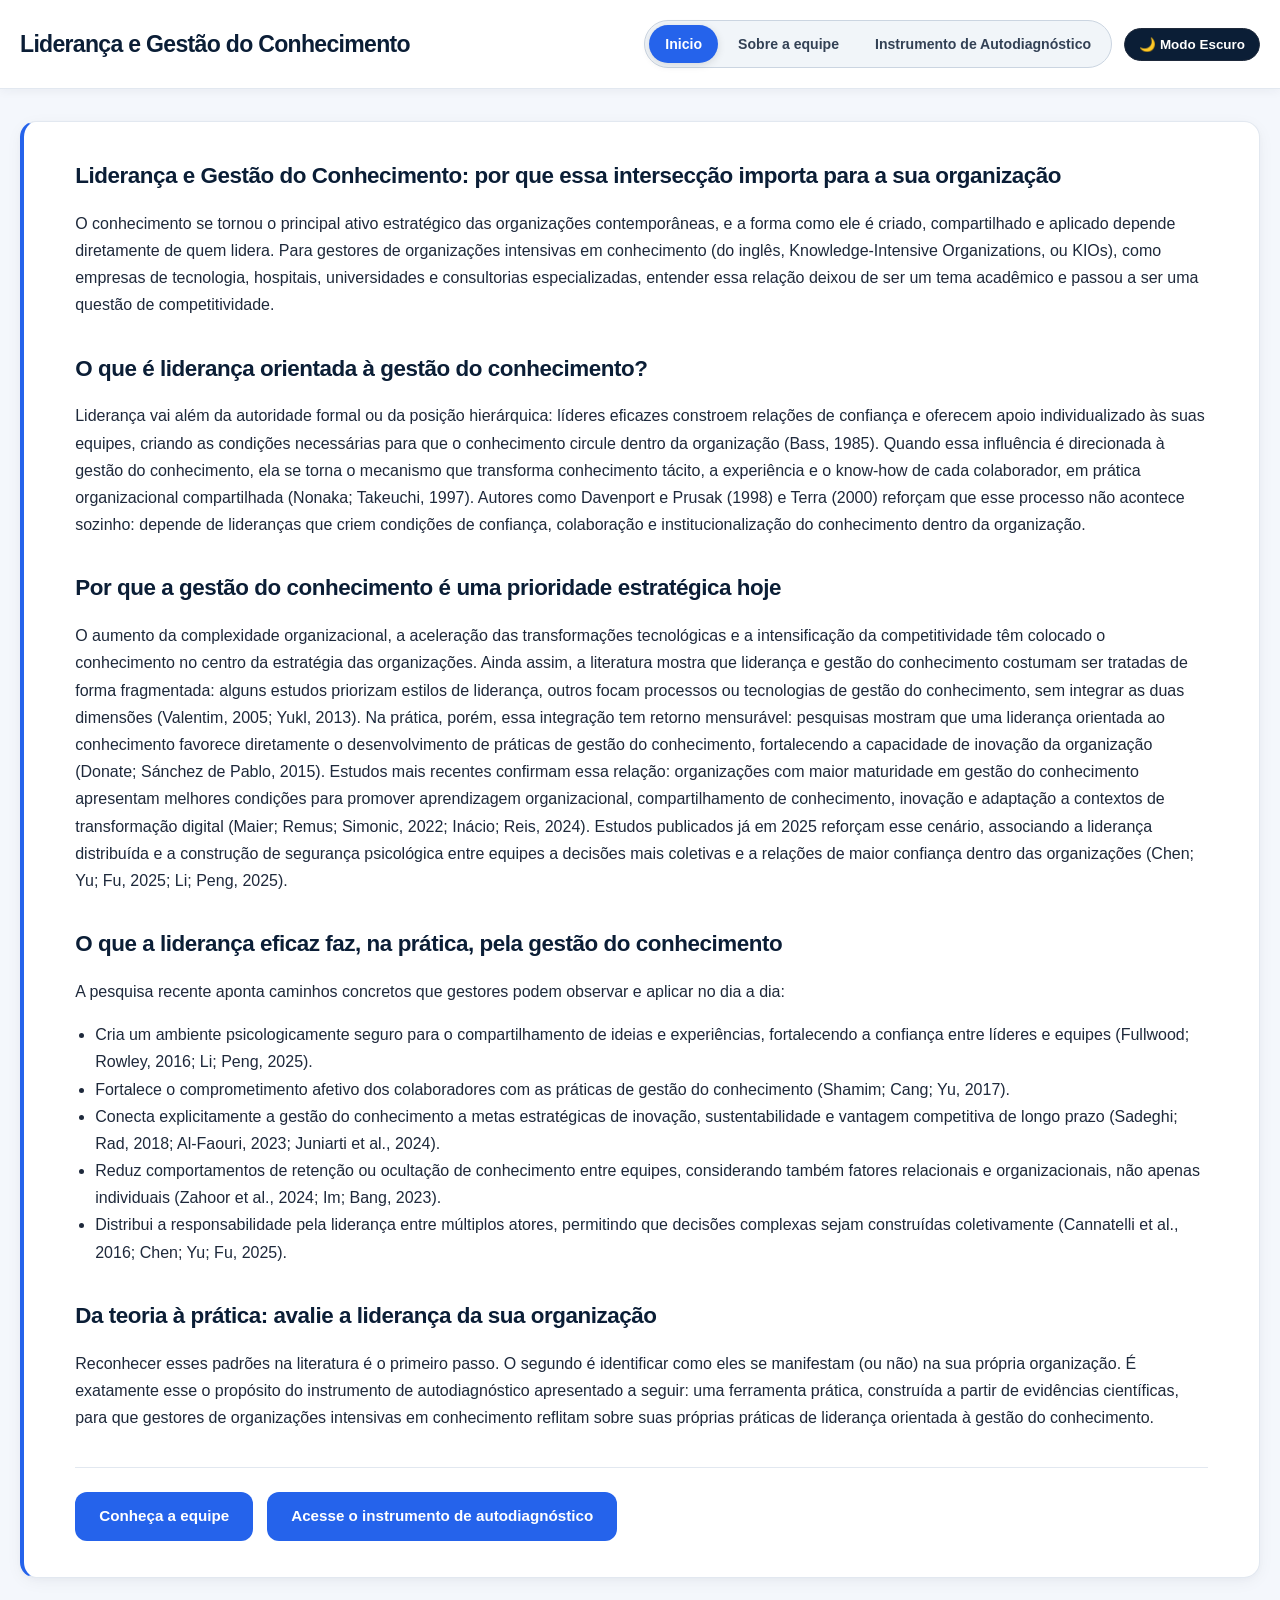
<file: templates/project.html>
<!DOCTYPE html>
<html lang="pt-BR">
  <head>
    <meta charset="UTF-8" />
    <meta name="viewport" content="width=device-width, initial-scale=1.0" />
    <title> Inicio | Liderança e Gestão do Conhecimento</title>
    <link rel="icon" type="image/png" href="/images/logoIcon.png" />
    <link rel="preconnect" href="https://fonts.googleapis.com">
    <link rel="preconnect" href="https://fonts.gstatic.com" crossorigin>
    <link rel="stylesheet" href="/static/style.css?v=3" />
    <script>
      (function() {
        var savedTheme = localStorage.getItem('theme');
        if (savedTheme) {
          document.documentElement.setAttribute('data-theme', savedTheme);
        } else if (window.matchMedia && window.matchMedia('(prefers-color-scheme: dark)').matches) {
          document.documentElement.setAttribute('data-theme', 'dark');
        }
      })();
    </script>
  </head>
  <body class="context-page">
    <header class="topbar">
      <div class="container topbar-row">
        <div>
          <h1>Liderança e Gestão do Conhecimento</h1>
        </div>
        <div class="topbar-actions">
          <nav class="page-nav">
            <a href="/inicio" aria-current="page">Inicio</a>
            <a href="/equipe">Sobre a equipe</a>
            <a href="/instrumento-de-autodiagnostico">Instrumento de Autodiagnóstico</a>
          </nav>
          <button id="themeToggle" class="theme-toggle" type="button" aria-label="Alternar tema">🌙 Modo Escuro</button>
        </div>
      </div>
    </header>
    <main class="container content-main">
      <article class="content-article project-content">
        <h2>Liderança e Gestão do Conhecimento: por que essa intersecção importa para a sua organização</h2>
        <p>O conhecimento se tornou o principal ativo estratégico das organizações contemporâneas, e a forma como ele é criado, compartilhado e aplicado depende diretamente de quem lidera. Para gestores de organizações intensivas em conhecimento (do inglês, Knowledge-Intensive Organizations, ou KIOs), como empresas de tecnologia, hospitais, universidades e consultorias especializadas, entender essa relação deixou de ser um tema acadêmico e passou a ser uma questão de competitividade.</p>
        <h2>O que é liderança orientada à gestão do conhecimento?</h2>
        <p>Liderança vai além da autoridade formal ou da posição hierárquica: líderes eficazes constroem relações de confiança e oferecem apoio individualizado às suas equipes, criando as condições necessárias para que o conhecimento circule dentro da organização (Bass, 1985). Quando essa influência é direcionada à gestão do conhecimento, ela se torna o mecanismo que transforma conhecimento tácito, a experiência e o know-how de cada colaborador, em prática organizacional compartilhada (Nonaka; Takeuchi, 1997). Autores como Davenport e Prusak (1998) e Terra (2000) reforçam que esse processo não acontece sozinho: depende de lideranças que criem condições de confiança, colaboração e institucionalização do conhecimento dentro da organização.</p>
        <h2>Por que a gestão do conhecimento é uma prioridade estratégica hoje</h2>
        <p>O aumento da complexidade organizacional, a aceleração das transformações tecnológicas e a intensificação da competitividade têm colocado o conhecimento no centro da estratégia das organizações. Ainda assim, a literatura mostra que liderança e gestão do conhecimento costumam ser tratadas de forma fragmentada: alguns estudos priorizam estilos de liderança, outros focam processos ou tecnologias de gestão do conhecimento, sem integrar as duas dimensões (Valentim, 2005; Yukl, 2013). Na prática, porém, essa integração tem retorno mensurável: pesquisas mostram que uma liderança orientada ao conhecimento favorece diretamente o desenvolvimento de práticas de gestão do conhecimento, fortalecendo a capacidade de inovação da organização (Donate; Sánchez de Pablo, 2015). Estudos mais recentes confirmam essa relação: organizações com maior maturidade em gestão do conhecimento apresentam melhores condições para promover aprendizagem organizacional, compartilhamento de conhecimento, inovação e adaptação a contextos de transformação digital (Maier; Remus; Simonic, 2022; Inácio; Reis, 2024). Estudos publicados já em 2025 reforçam esse cenário, associando a liderança distribuída e a construção de segurança psicológica entre equipes a decisões mais coletivas e a relações de maior confiança dentro das organizações (Chen; Yu; Fu, 2025; Li; Peng, 2025).</p>
        <h2>O que a liderança eficaz faz, na prática, pela gestão do conhecimento</h2>
        <p>A pesquisa recente aponta caminhos concretos que gestores podem observar e aplicar no dia a dia:</p>
        <ul>
          <li>Cria um ambiente psicologicamente seguro para o compartilhamento de ideias e experiências, fortalecendo a confiança entre líderes e equipes (Fullwood; Rowley, 2016; Li; Peng, 2025).</li>
          <li>Fortalece o comprometimento afetivo dos colaboradores com as práticas de gestão do conhecimento (Shamim; Cang; Yu, 2017).</li>
          <li>Conecta explicitamente a gestão do conhecimento a metas estratégicas de inovação, sustentabilidade e vantagem competitiva de longo prazo (Sadeghi; Rad, 2018; Al-Faouri, 2023; Juniarti et al., 2024).</li>
          <li>Reduz comportamentos de retenção ou ocultação de conhecimento entre equipes, considerando também fatores relacionais e organizacionais, não apenas individuais (Zahoor et al., 2024; Im; Bang, 2023).</li>
          <li>Distribui a responsabilidade pela liderança entre múltiplos atores, permitindo que decisões complexas sejam construídas coletivamente (Cannatelli et al., 2016; Chen; Yu; Fu, 2025).</li>
        </ul>
        <h2>Da teoria à prática: avalie a liderança da sua organização</h2>
        <p>Reconhecer esses padrões na literatura é o primeiro passo. O segundo é identificar como eles se manifestam (ou não) na sua própria organização. É exatamente esse o propósito do instrumento de autodiagnóstico apresentado a seguir: uma ferramenta prática, construída a partir de evidências científicas, para que gestores de organizações intensivas em conhecimento reflitam sobre suas próprias práticas de liderança orientada à gestão do conhecimento.</p>
        <div class="page-actions">
          <a class="btn-submit" href="/equipe">Conheça a equipe</a>
          <a class="btn-submit" href="/instrumento-de-autodiagnostico">Acesse o instrumento de autodiagnóstico</a>
        </div>
      </article>
    </main>
    <script src="/static/js/team.js"></script>
  </body>
</html>
</file>
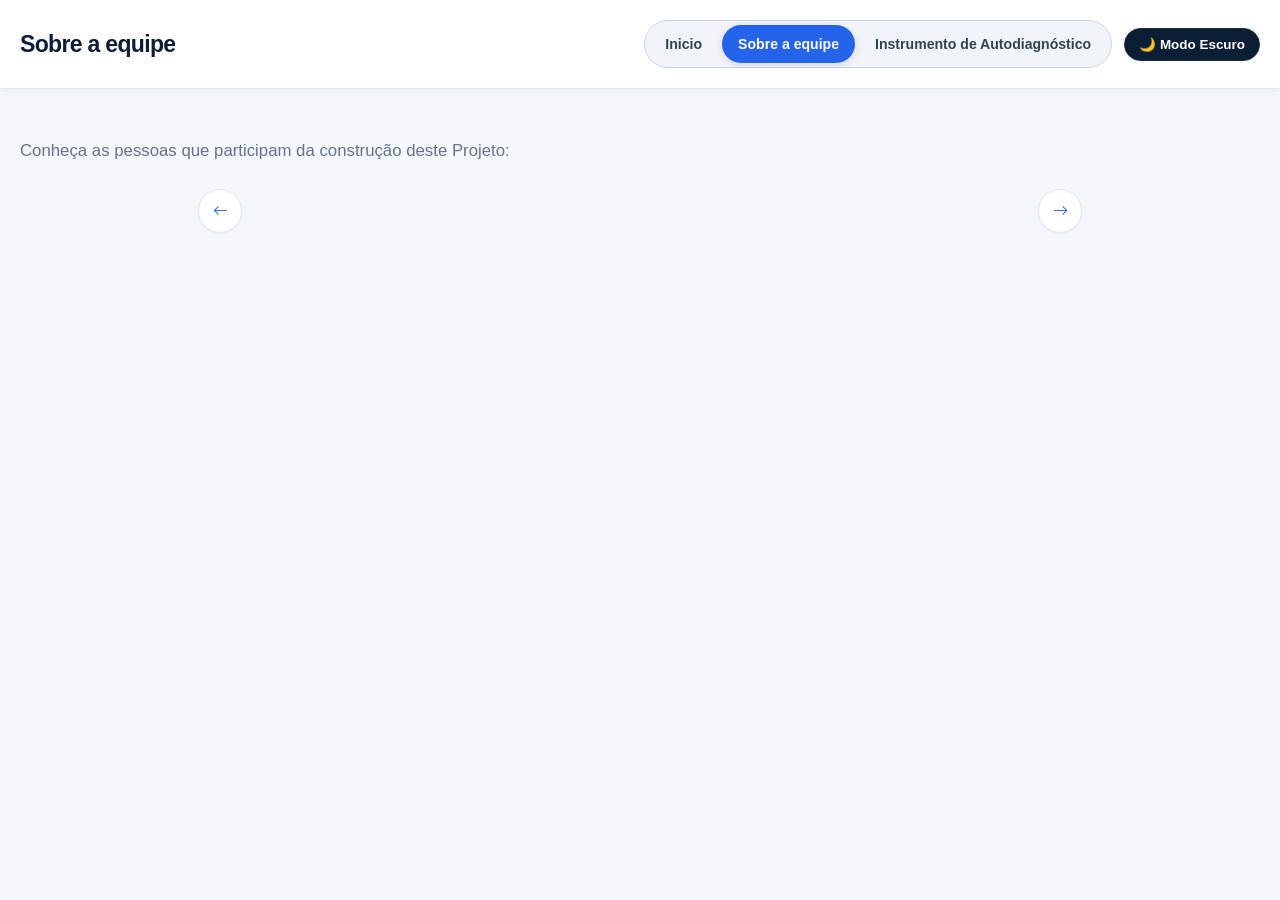
<file: templates/team.html>
<!DOCTYPE html>
<html lang="pt-BR">

<head>
  <meta charset="UTF-8" />
  <meta name="viewport" content="width=device-width, initial-scale=1.0" />
  <title> Equipe | Liderança e Gestão do Conhecimento</title>
  <link rel="icon" type="image/png" href="/images/logoIcon.png" />
  <link rel="preconnect" href="https://fonts.googleapis.com">
  <link rel="preconnect" href="https://fonts.gstatic.com" crossorigin>
  <link rel="stylesheet" href="/static/style.css?v=3" />
  <link rel="stylesheet" href="https://cdn.jsdelivr.net/npm/bootstrap-icons@1.11.3/font/bootstrap-icons.min.css" />
  <script>
    (function () {
      var savedTheme = localStorage.getItem('theme');
      if (savedTheme) {
        document.documentElement.setAttribute('data-theme', savedTheme);
      } else if (window.matchMedia && window.matchMedia('(prefers-color-scheme: dark)').matches) {
        document.documentElement.setAttribute('data-theme', 'dark');
      }
    })();
  </script>
</head>

<body>
  <header class="topbar">
    <div class="container topbar-row">
      <div>
        <h1>Sobre a equipe</h1>
      </div>
      <div class="topbar-actions">
        <nav class="page-nav">
          <a href="/inicio">Inicio</a>
          <a href="/equipe" aria-current="page">Sobre a equipe</a>
          <a href="/instrumento-de-autodiagnostico">Instrumento de Autodiagnóstico</a>
        </nav>
        <button id="themeToggle" class="theme-toggle" type="button" aria-label="Alternar tema">🌙 Modo Escuro</button>
      </div>
    </div>
  </header>
  <main class="container content-main team-page">
    <p class="section-lead">Conheça as pessoas que participam da construção deste Projeto:</p>
    <section class="team-carousel" aria-label="Pessoas que participaram do projeto">
      <button class="carousel-control carousel-control-prev" type="button" aria-label="Pessoa anterior">
        <i class="bi bi-arrow-left" aria-hidden="true"></i>
      </button>
      <div class="team-carousel-viewport">
        <div class="team-grid" id="teamGrid">
          <!-- Renderizado dinamicamente via JavaScript -->
        </div>
      </div>
      <button class="carousel-control carousel-control-next" type="button" aria-label="Próxima pessoa">
        <i class="bi bi-arrow-right" aria-hidden="true"></i>
      </button>
    </section>

  </main>
  <script src="/static/js/team.js?v=2"></script>
</body>

</html>
</file>
<file: static/style.css>
/* ==========================================================================
   Design System: Autodiagnóstico de Liderança em Gestão do Conhecimento
   Tema: Azul Elegante (Modo Claro & Modo Escuro)
   Tipografia: Plus Jakarta Sans & Inter
   ========================================================================== */

/* --------------------------------------------------------------------------
   Tokens & Variáveis de Cores (Modo Claro Padrão)
   -------------------------------------------------------------------------- */
:root {
  --bg: #f4f7fc;
  --panel: #ffffff;
  --topbar-bg: #ffffff;
  --topbar-text: #0b1e36;
  --topbar-border: #e2e8f0;
  
  --nav-bg: #f1f5f9;
  --nav-border: #cbd5e1;
  --nav-text: #334155;
  --nav-hover: #e2e8f0;
  --nav-active-bg: #2563eb;
  --nav-active-text: #ffffff;
  
  --toggle-bg: #0b1e36;
  --toggle-border: #1e293b;
  --toggle-text: #ffffff;
  --toggle-hover: #1e3a8a;
  
  --primary: #0b1e36;
  --primary-accent: #2563eb;
  --primary-hover: #1d4ed8;
  --primary-soft: #eff6ff;
  
  --accent: #2563eb;
  --accent-hover: #1d4ed8;
  --accent-soft: #ebf2ff;
  
  --text: #1e293b;
  --muted: #64748b;
  --line: #e2e8f0;
  
  --input-bg: #ffffff;
  --input-hover: #eff6ff;
  --input-checked-bg: #2563eb;
  --input-checked-text: #ffffff;
  
  --notice-bg: #eff6ff;
  --notice-border: #2563eb;

  --font-heading: 'Plus Jakarta Sans', -apple-system, BlinkMacSystemFont, 'Segoe UI', Roboto, sans-serif;
  --font-body: 'Inter', -apple-system, BlinkMacSystemFont, 'Segoe UI', Roboto, sans-serif;

  --radius-lg: 16px;
  --radius-md: 12px;
  --radius-sm: 8px;
  --radius-pill: 9999px;

  --shadow-sm: 0 1px 3px 0 rgba(11, 30, 54, 0.05);
  --shadow-card: 0 4px 18px -2px rgba(11, 30, 54, 0.06), 0 2px 6px -1px rgba(11, 30, 54, 0.03);
  --shadow-hover: 0 12px 24px -4px rgba(11, 30, 54, 0.12);
  --shadow-topbar: 0 2px 10px 0 rgba(11, 30, 54, 0.05);
  --shadow-sticky: 0 8px 20px -4px rgba(11, 30, 54, 0.08);
}

/* --------------------------------------------------------------------------
   Tokens & Variáveis de Cores (Modo Escuro)
   -------------------------------------------------------------------------- */
[data-theme="dark"] {
  --bg: #091322;
  --panel: #112238;
  --topbar-bg: #060e1a;
  --topbar-text: #f1f5f9;
  --topbar-border: rgba(255, 255, 255, 0.08);
  
  --nav-bg: rgba(255, 255, 255, 0.06);
  --nav-border: rgba(255, 255, 255, 0.15);
  --nav-text: rgba(255, 255, 255, 0.85);
  --nav-hover: rgba(255, 255, 255, 0.14);
  --nav-active-bg: #ffffff;
  --nav-active-text: #0b1e36;
  
  --toggle-bg: rgba(255, 255, 255, 0.12);
  --toggle-border: rgba(255, 255, 255, 0.2);
  --toggle-text: #ffffff;
  --toggle-hover: rgba(255, 255, 255, 0.22);
  
  --primary: #f1f5f9;
  --primary-accent: #3b82f6;
  --primary-hover: #60a5fa;
  --primary-soft: #172c47;
  
  --accent: #3b82f6;
  --accent-hover: #60a5fa;
  --accent-soft: #142843;
  
  --text: #cbd5e1;
  --muted: #94a3b8;
  --line: rgba(255, 255, 255, 0.1);
  
  --input-bg: #172c47;
  --input-hover: #1e3a5f;
  --input-checked-bg: #2563eb;
  --input-checked-text: #ffffff;
  
  --notice-bg: #132a48;
  --notice-border: #3b82f6;

  --shadow-sm: 0 2px 6px 0 rgba(0, 0, 0, 0.2);
  --shadow-card: 0 10px 30px -5px rgba(0, 0, 0, 0.35);
  --shadow-hover: 0 16px 32px -4px rgba(0, 0, 0, 0.5);
  --shadow-topbar: 0 4px 20px 0 rgba(0, 0, 0, 0.4);
  --shadow-sticky: 0 8px 24px 0 rgba(0, 0, 0, 0.35);
}

* {
  box-sizing: border-box;
}

body {
  margin: 0;
  font-family: var(--font-body);
  background: var(--bg);
  color: var(--text);
  line-height: 1.6;
  overflow-x: hidden;
  -webkit-font-smoothing: antialiased;
  -moz-osx-font-smoothing: grayscale;
  transition: background-color 0.25s ease, color 0.25s ease;
}

h1, h2, h3, h4, h5, h6 {
  font-family: var(--font-heading);
  color: var(--primary);
  font-weight: 700;
  letter-spacing: -0.02em;
}

.container {
  width: min(1240px, calc(100% - 40px));
  max-width: 100%;
  margin: 0 auto;
}

/* --------------------------------------------------------------------------
   Topbar, Navegação & Toggle de Tema
   -------------------------------------------------------------------------- */
.topbar {
  background: var(--topbar-bg);
  color: var(--topbar-text);
  padding: 20px 0;
  box-shadow: var(--shadow-topbar);
  border-bottom: 1px solid var(--topbar-border);
  transition: background-color 0.25s ease, border-color 0.25s ease, color 0.25s ease;
}

.topbar-row {
  display: flex;
  justify-content: space-between;
  align-items: center;
  gap: 20px;
}

.topbar h1 {
  margin: 0;
  color: var(--topbar-text);
  font-size: clamp(1.25rem, 1.8vw, 1.85rem);
  font-weight: 800;
  letter-spacing: -0.03em;
  transition: color 0.25s ease;
  white-space: nowrap;
  overflow: hidden;
  text-overflow: ellipsis;
  flex: 1 1 auto;
  min-width: 0;
}

.topbar-actions {
  display: flex;
  align-items: center;
  gap: 12px;
  flex-shrink: 0;
}

.page-nav {
  display: flex;
  flex-shrink: 0;
  gap: 4px;
  padding: 4px;
  border: 1px solid var(--nav-border);
  border-radius: var(--radius-pill);
  background: var(--nav-bg);
  transition: background-color 0.25s ease, border-color 0.25s ease;
}

.page-nav a {
  display: inline-flex;
  align-items: center;
  justify-content: center;
  min-height: 38px;
  padding: 0 16px;
  border-radius: var(--radius-pill);
  color: var(--nav-text);
  font-family: var(--font-heading);
  font-size: 0.88rem;
  font-weight: 600;
  text-decoration: none;
  transition: background 0.15s ease, color 0.15s ease;
  white-space: nowrap;
}

.page-nav a:hover {
  background: var(--nav-hover);
}

.page-nav a[aria-current="page"] {
  background: var(--nav-active-bg);
  color: var(--nav-active-text);
  box-shadow: 0 2px 8px rgba(0, 0, 0, 0.12);
}

/* Botão Alternador de Tema */
.theme-toggle {
  display: inline-flex;
  align-items: center;
  justify-content: center;
  min-width: 135px;
  gap: 8px;
  background: var(--toggle-bg);
  border: 1px solid var(--toggle-border);
  color: var(--toggle-text);
  font-family: var(--font-heading);
  font-size: 0.84rem;
  font-weight: 600;
  padding: 8px 14px;
  border-radius: var(--radius-pill);
  cursor: pointer;
  transition: background 0.15s ease, transform 0.15s ease, border-color 0.15s ease;
  user-select: none;
  white-space: nowrap;
  flex-shrink: 0;
}

.theme-toggle:hover {
  background: var(--toggle-hover);
  transform: translateY(-1px);
}

/* --------------------------------------------------------------------------
   Layout & Cards de Conteúdo
   -------------------------------------------------------------------------- */
main {
  padding: 32px 0 64px;
}

.card {
  background: var(--panel);
  border: 1px solid var(--line);
  border-radius: var(--radius-lg);
  box-shadow: var(--shadow-card);
  padding: 28px;
  margin-bottom: 24px;
  transition: background-color 0.25s ease, border-color 0.25s ease, box-shadow 0.2s ease, transform 0.2s ease;
}

.card:hover {
  box-shadow: var(--shadow-hover);
}

.intro p {
  margin: 0 0 14px;
  line-height: 1.7;
  color: var(--text);
  font-size: 1rem;
}

.eyebrow {
  margin: 0 0 6px;
  color: var(--accent);
  font-family: var(--font-heading);
  font-size: 0.78rem;
  font-weight: 800;
  letter-spacing: 0.08em;
  text-transform: uppercase;
}

/* --------------------------------------------------------------------------
   Instrumento de Autodiagnóstico e Escala Likert
   -------------------------------------------------------------------------- */
.survey-progress {
  position: sticky;
  top: 16px;
  z-index: 10;
  margin: 0 0 28px;
  padding: 16px 20px;
  border: 1px solid var(--line);
  border-radius: var(--radius-md);
  background: var(--panel);
  box-shadow: var(--shadow-sticky);
  backdrop-filter: blur(12px);
  transition: background-color 0.25s ease, border-color 0.25s ease;
}

.progress-copy {
  display: flex;
  justify-content: space-between;
  gap: 16px;
  margin-bottom: 10px;
  font-family: var(--font-heading);
  font-size: 0.9rem;
  font-weight: 700;
  color: var(--primary);
}

.progress-copy span {
  color: var(--muted);
  font-weight: 600;
}

.progress-track {
  height: 8px;
  overflow: hidden;
  border-radius: var(--radius-pill);
  background: var(--line);
}

.progress-track span {
  display: block;
  width: 0;
  height: 100%;
  border-radius: inherit;
  background: var(--accent);
  transition: width 0.3s ease;
}

.dimension-block {
  padding: 28px;
  border-top: 3px solid var(--accent);
}

.dimension-header {
  display: flex;
  justify-content: space-between;
  align-items: center;
  gap: 16px;
  margin-bottom: 20px;
  border-bottom: 1px solid var(--line);
  padding-bottom: 14px;
}

.dimension-header h2 {
  margin: 0;
  font-size: 1.25rem;
  color: var(--primary);
}

.scale-legend {
  display: flex;
  flex-wrap: wrap;
  align-items: center;
  gap: 10px 14px;
  background: var(--primary-soft);
  border: 1px solid var(--line);
  border-radius: var(--radius-md);
  padding: 12px 18px;
  margin-bottom: 24px;
  color: var(--text);
  font-size: 0.9rem;
}

.scale-legend strong {
  color: var(--accent);
  font-family: var(--font-heading);
}

.scale-legend span {
  white-space: nowrap;
}

.score-badge {
  background: var(--accent-soft);
  color: var(--accent);
  border: 1px solid var(--line);
  border-radius: var(--radius-pill);
  padding: 4px 12px;
  font-family: var(--font-heading);
  font-weight: 700;
  font-size: 0.8rem;
}

.question-item {
  min-width: 0;
  margin: 0;
  border: 0;
  border-bottom: 1px solid var(--line);
  display: grid;
  grid-template-columns: minmax(0, 1.6fr) minmax(260px, 0.9fr);
  gap: 20px;
  align-items: center;
  padding: 18px 0;
}

.question-item:last-child {
  border-bottom: 0;
}

.question-item legend {
  display: block;
  width: 100%;
  line-height: 1.6;
  font-size: 0.96rem;
  color: var(--text);
}

.options {
  display: grid;
  grid-template-columns: repeat(5, minmax(0, 1fr));
  gap: 8px;
}

.options label {
  position: relative;
  display: flex;
  width: 100%;
  min-height: 64px;
  padding: 8px 4px;
  line-height: 1.3;
  flex-direction: column;
  align-items: center;
  justify-content: center;
  gap: 6px;
  border: 1px solid var(--line);
  border-radius: var(--radius-md);
  background: var(--input-bg);
  color: var(--text);
  cursor: pointer;
  transition: border-color 0.15s ease, background 0.15s ease, transform 0.15s ease;
}

.options label span {
  display: grid;
  place-items: center;
  width: 24px;
  height: 24px;
  border: 1px solid var(--line);
  border-radius: 50%;
  background: var(--bg);
  color: var(--primary);
  font-family: var(--font-heading);
  font-size: 0.82rem;
  font-weight: 700;
}

.options label small {
  font-size: 0.72rem;
  color: var(--muted);
  text-align: center;
  font-weight: 500;
}

.options input {
  position: absolute;
  width: 1px;
  height: 1px;
  opacity: 0;
}

.options label:hover {
  border-color: var(--accent);
  background: var(--input-hover);
  transform: translateY(-1px);
}

.options label:has(input:checked) {
  border-color: var(--input-checked-bg);
  background: var(--input-checked-bg);
  color: var(--input-checked-text);
}

.options label:has(input:checked) span {
  border-color: #ffffff;
  background: #ffffff;
  color: var(--input-checked-bg);
}

.options label:has(input:checked) small {
  color: rgba(255, 255, 255, 0.9);
}

.options label:focus-within,
button:focus-visible,
a:focus-visible {
  outline: 2px solid var(--accent);
  outline-offset: 2px;
}

/* --------------------------------------------------------------------------
   Botões & Ações
   -------------------------------------------------------------------------- */
.actions {
  display: flex;
  justify-content: center;
  margin-top: 24px;
}

button, .btn-submit {
  display: inline-flex;
  align-items: center;
  justify-content: center;
  border: none;
  background: var(--accent);
  color: #ffffff;
  font-family: var(--font-heading);
  font-size: 0.95rem;
  font-weight: 700;
  border-radius: var(--radius-md);
  padding: 12px 24px;
  cursor: pointer;
  transition: background 0.15s ease, transform 0.15s ease;
  text-decoration: none;
}

button:hover, .btn-submit:hover {
  background: var(--accent-hover);
  transform: translateY(-1px);
}

button:active, .btn-submit:active {
  transform: translateY(0);
}

button:disabled {
  cursor: not-allowed;
  opacity: 0.5;
  transform: none;
}

.btn-secondary {
  background: transparent;
  border: 1px solid var(--line);
  color: var(--primary);
}

.btn-secondary:hover {
  background: var(--primary-soft);
  border-color: var(--line);
}

.btn-pdf {
  background: #0f766e;
}

.btn-pdf:hover {
  background: #0d9488;
}

.btn-history {
  background: #475569;
}

.btn-history:hover {
  background: #334155;
}

.result-actions {
  display: flex;
  gap: 12px;
  align-items: center;
  margin-top: 20px;
}

.page-actions {
  display: flex;
  flex-wrap: wrap;
  gap: 14px;
  align-items: center;
  margin-top: 36px;
  padding-top: 24px;
  border-top: 1px solid var(--line);
}

/* --------------------------------------------------------------------------
   Resultados e Gráfico Radar
   -------------------------------------------------------------------------- */
.results-header {
  display: flex;
  justify-content: space-between;
  align-items: center;
  gap: 16px;
  margin-bottom: 20px;
}

.results-layout {
  display: grid;
  grid-template-columns: minmax(0, 1.1fr) minmax(300px, 0.9fr);
  align-items: center;
  gap: 24px;
}

.results-grid {
  display: grid;
  grid-template-columns: repeat(auto-fit, minmax(190px, 1fr));
  gap: 14px;
}

.result-item {
  display: flex;
  flex-direction: column;
  gap: 4px;
  background: var(--bg);
  border: 1px solid var(--line);
  border-radius: var(--radius-md);
  padding: 16px;
}

.result-item .label {
  font-size: 0.82rem;
  color: var(--muted);
  font-weight: 500;
}

.result-item strong {
  font-family: var(--font-heading);
  font-size: 1.8rem;
  color: var(--accent);
  font-weight: 800;
}

.result-item small {
  font-size: 0.84rem;
  color: var(--text);
  font-weight: 600;
}

.radar-wrap {
  min-width: 0;
  text-align: center;
}

.radar-wrap canvas {
  display: block;
  max-width: 100%;
  width: 100%;
  height: auto;
}

.notice {
  margin-top: 20px;
  border-left: 4px solid var(--notice-border);
  background: var(--notice-bg);
  border-radius: 0 var(--radius-sm) var(--radius-sm) 0;
  padding: 16px 18px;
  line-height: 1.6;
}

.notice p {
  margin-bottom: 0;
}

.suggestion {
  border-top: 1px solid var(--line);
  padding: 18px 0;
}

.suggestion h3 {
  margin: 0 0 6px;
  color: var(--primary);
  font-size: 1rem;
}

.suggestion p {
  margin: 0;
  line-height: 1.6;
  color: var(--muted);
}

/* --------------------------------------------------------------------------
   Histórico Local
   -------------------------------------------------------------------------- */
.history-card {
  margin-top: 24px;
}

.hidden {
  display: none !important;
  width: 0 !important;
  min-width: 0 !important;
  max-width: 0 !important;
  overflow: hidden !important;
}

.history-list {
  display: grid;
  gap: 12px;
}

.history-item {
  border: 1px solid var(--line);
  border-radius: var(--radius-md);
  padding: 16px;
  background: var(--panel);
}

.history-date {
  font-family: var(--font-heading);
  font-weight: 700;
  margin-bottom: 8px;
  color: var(--accent);
}

.history-item ul {
  margin: 0;
  padding-left: 20px;
  display: grid;
  gap: 6px;
}

.empty-history {
  text-align: center;
  color: var(--muted);
  padding: 20px;
  font-style: italic;
}

/* --------------------------------------------------------------------------
   Página da Equipe & Artigos de Conteúdo
   -------------------------------------------------------------------------- */
.section-lead {
  font-size: 1.05rem;
  color: var(--muted);
  margin-bottom: 24px;
}

.team-grid {
  display: flex;
  width: 100%;
  transition: transform 0.55s ease;
}

.team-carousel {
  display: grid;
  grid-template-columns: 44px minmax(0, 760px) 44px;
  align-items: center;
  justify-content: center;
  gap: 18px;
  margin-top: 20px;
}

.team-carousel-viewport {
  min-width: 0;
  overflow: hidden;
}

.team-member {
  flex: 0 0 100%;
  display: flex;
  flex-direction: column;
  align-items: center;
  gap: 18px;
  padding: 28px;
  border: 1px solid var(--line);
  border-radius: var(--radius-lg);
  background: var(--panel);
  box-shadow: var(--shadow-card);
}

.carousel-control {
  width: 44px;
  height: 44px;
  padding: 0;
  border: 1px solid var(--line);
  border-radius: 50%;
  background: var(--panel);
  color: var(--accent);
  box-shadow: var(--shadow-sm);
}

.carousel-control:hover {
  background: var(--accent);
  color: #ffffff;
}

.team-member .member-content {
  width: min(100%, 680px);
  text-align: center;
}

.team-member h2 {
  margin: 0 0 4px;
  color: var(--primary);
  font-size: 1.4rem;
}

.member-role {
  font-family: var(--font-heading);
  color: var(--accent);
  font-weight: 700;
  font-size: 0.92rem;
  margin-bottom: 10px !important;
}

.member-bio {
  color: var(--muted);
  line-height: 1.6;
  font-size: 0.92rem;
}

.portrait {
  display: grid;
  place-items: center;
  width: 120px;
  height: 120px;
  margin: 0 auto;
  overflow: hidden;
  border: 2px solid var(--line);
  border-radius: 50%;
  background: var(--bg);
  color: var(--muted);
}

.portrait.has-image {
  background-position: center;
  background-size: cover;
}

.portrait.has-image span {
  display: none;
}

.member-social {
  display: flex;
  justify-content: center;
  gap: 8px;
  margin-top: 16px;
}

.member-social a {
  display: inline-grid;
  place-items: center;
  width: 36px;
  height: 36px;
  border: 1px solid var(--line);
  border-radius: 50%;
  background: var(--bg);
  color: var(--muted);
  font-size: 0.82rem;
  font-weight: 700;
  text-decoration: none;
  transition: background 0.15s ease, color 0.15s ease;
}

.member-social a i {
  font-size: 1.05rem;
  line-height: 1;
}

.member-social a img {
  width: 18px;
  height: 18px;
  object-fit: contain;
}

.member-social a:hover {
  background: var(--accent);
  border-color: var(--accent);
  color: #ffffff;
}

.content-article {
  background: var(--panel);
  border: 1px solid var(--line);
  border-left: 4px solid var(--accent);
  border-radius: var(--radius-lg);
  box-shadow: var(--shadow-card);
  padding: 36px clamp(20px, 4vw, 56px);
  margin-bottom: 24px;
}

.content-article h2 {
  margin: 32px 0 12px;
  color: var(--primary);
  font-size: 1.4rem;
}

.content-article h2:first-of-type {
  margin-top: 0;
}

.content-article p,
.content-article li {
  line-height: 1.7;
  color: var(--text);
}

.content-article ul {
  padding-left: 20px;
}

/* --------------------------------------------------------------------------
   Notificações e Mensagens de Erro
   -------------------------------------------------------------------------- */
.error-message {
  position: fixed;
  top: 20px;
  left: 50%;
  transform: translateX(-50%);
  background: #dc2626;
  color: #ffffff;
  padding: 14px 24px;
  border-radius: var(--radius-md);
  box-shadow: 0 4px 16px rgba(220, 38, 38, 0.25);
  z-index: 9999;
  font-family: var(--font-heading);
  font-weight: 600;
  animation: slideDown 0.3s ease-out;
}

@keyframes slideDown {
  from {
    opacity: 0;
    transform: translateX(-50%) translateY(-20px);
  }
  to {
    opacity: 1;
    transform: translateX(-50%) translateY(0);
  }
}

/* --------------------------------------------------------------------------
   Responsividade
   -------------------------------------------------------------------------- */
@media (max-width: 768px) {
  .container {
    width: min(100% - 24px, 680px);
  }

  main {
    padding: 24px 0 48px;
  }

  .card,
  .content-article,
  .dimension-block,
  .team-member {
    padding: 20px;
  }

  .topbar-row {
    flex-direction: column;
    align-items: flex-start;
    gap: 14px;
  }

  .topbar h1 {
    white-space: normal;
  }

  .topbar-actions {
    width: 100%;
    align-items: stretch;
    flex-direction: column;
  }

  .page-nav {
    width: 100%;
    display: grid;
    grid-template-columns: repeat(3, minmax(0, 1fr));
    border-radius: var(--radius-md);
  }

  .page-nav a {
    min-width: 0;
    min-height: 42px;
    padding: 6px 8px;
    font-size: 0.8rem;
    line-height: 1.25;
    text-align: center;
    white-space: normal;
  }

  .theme-toggle {
    width: 100%;
  }

  .question-item {
    grid-template-columns: 1fr;
  }

  .options {
    grid-template-columns: repeat(5, 1fr);
    gap: 5px;
  }

  .options label {
    min-height: 58px;
    padding: 4px 2px;
  }

  .result-actions {
    flex-direction: column;
  }

  .results-grid {
    grid-template-columns: 1fr;
  }

  .dimension-header {
    flex-direction: column;
    align-items: flex-start;
  }

  .scale-legend {
    gap: 8px 10px;
    padding: 10px 12px;
  }

  .question-item {
    padding: 16px 0;
  }

  .team-member {
    grid-template-columns: 1fr;
    gap: 18px;
    text-align: center;
  }

  .team-carousel {
    grid-template-columns: 36px minmax(0, 1fr) 36px;
    gap: 8px;
  }

  .team-member {
    padding: 20px 16px;
  }

  .carousel-control {
    width: 36px;
    height: 36px;
  }

  .member-social {
    justify-content: center;
  }

  .results-header {
    align-items: flex-start;
  }

  .result-actions,
  .page-actions {
    align-items: stretch;
  }

  .result-actions > *,
  .page-actions > * {
    width: 100%;
  }

  .page-actions {
    justify-content: center;
    flex-direction: column;
  }

  .page-actions > * {
    max-width: 420px;
    align-self: center;
    text-align: center;
  }
}

@media (max-width: 720px) {
  .results-layout {
    display: flex;
    flex-direction: column;
    align-items: flex-start;
  }

  .results-header {
    flex-direction: column;
  }

  .results-header .btn-secondary {
    width: 100%;
  }
}

@media (max-width: 480px) {
  .container {
    width: calc(100% - 20px);
  }

  .topbar {
    padding: 16px 0;
  }

  .topbar h1 {
    font-size: 1.2rem;
  }

  .team-carousel {
    grid-template-columns: 32px minmax(0, 1fr) 32px;
    gap: 4px;
  }

  .carousel-control {
    width: 32px;
    height: 32px;
    font-size: 0.85rem;
  }

  .page-nav {
    grid-template-columns: 1fr;
  }

  .page-nav a {
    min-height: 38px;
  }

  .survey-progress {
    top: 8px;
    padding: 12px 14px;
  }

  .progress-copy {
    align-items: flex-start;
    flex-direction: column;
    gap: 2px;
    margin-bottom: 8px;
  }

  .options {
    gap: 4px;
  }

  .options label {
    min-height: 54px;
    border-radius: var(--radius-sm);
  }

  .options label small {
    font-size: 0.64rem;
  }

  .options label span {
    width: 22px;
    height: 22px;
  }

  .results-layout {
    gap: 16px;
  }

  .radar-wrap canvas {
    max-height: 320px;
  }
}

@media (min-width: 769px) and (max-width: 1120px) {
  .topbar-row {
    align-items: flex-start;
    flex-direction: column;
  }

  .topbar-actions,
  .page-nav {
    width: 100%;
  }

  .topbar-actions {
    justify-content: space-between;
  }

  .page-nav {
    justify-content: space-around;
  }

  .page-nav a {
    flex: 1;
  }
}

/* --------------------------------------------------------------------------
   Estilização para Impressão (@media print)
   -------------------------------------------------------------------------- */
.print-report {
  display: none;
}

@media print {
  body {
    background: #ffffff;
    color: #000000;
  }

  .topbar,
  .survey-form,
  .results-panel,
  .recommendations,
  .history-card,
  .form-session > h2,
  .form-session > .intro,
  .page-actions {
    display: none !important;
  }

  .content-main,
  .container {
    width: 100%;
    max-width: none;
    margin: 0;
    padding: 0;
  }

  .print-report {
    display: block;
    color: #0f172a;
  }

  .print-report h1 {
    display: none;
  }

  .print-report canvas {
    display: block;
    width: 100%;
    max-width: 720px;
    height: auto;
    margin: 0 auto 24px;
  }

  .print-report .suggestion {
    border-bottom: 1px solid #e2e8f0;
    padding: 12px 0;
    page-break-inside: avoid;
  }
}
</file>
